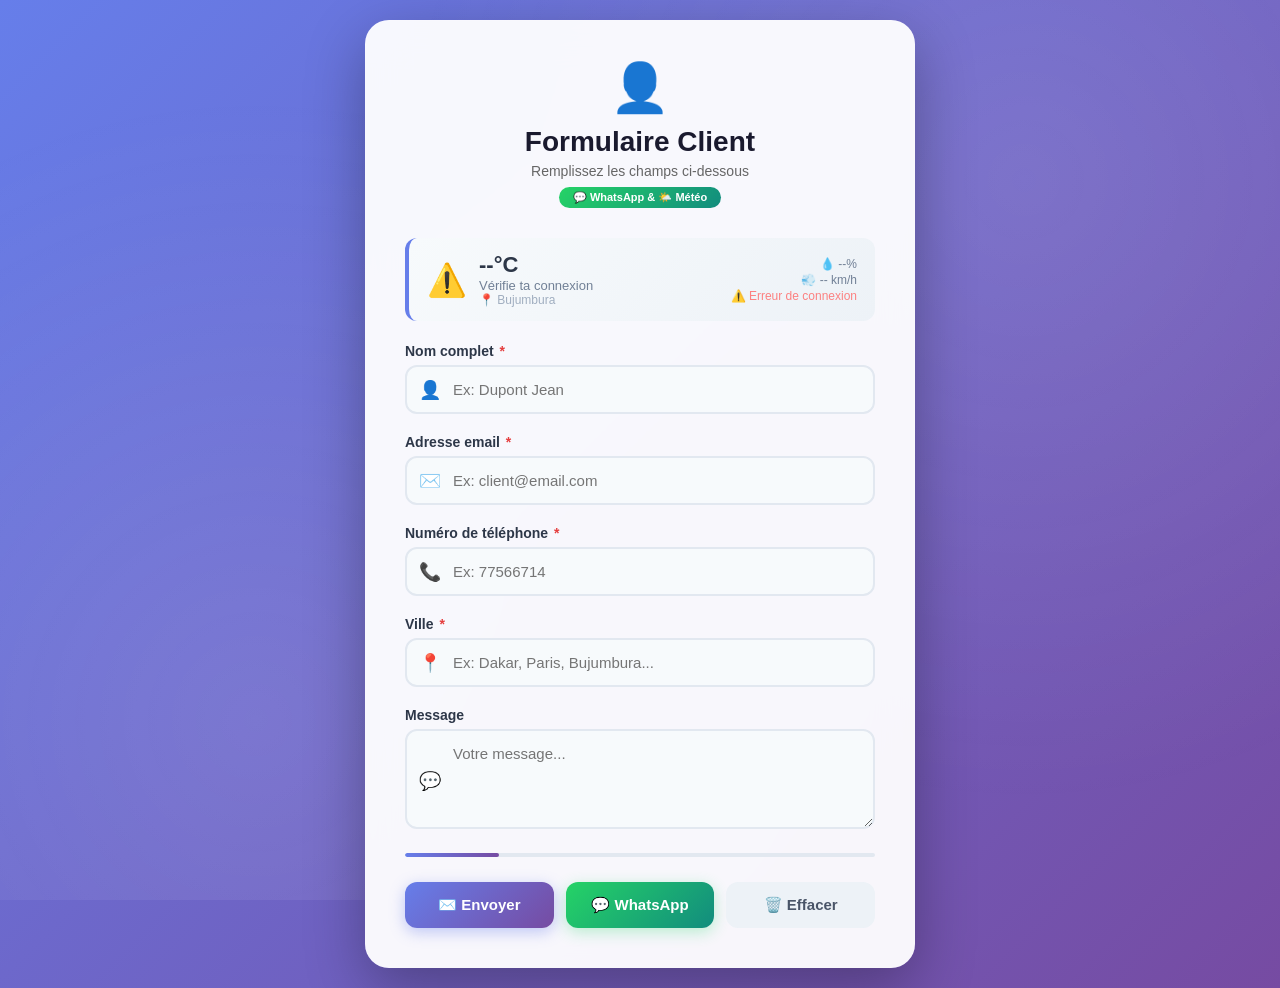
<file: index.html>
<!DOCTYPE html>
<html lang="fr">
<head>
    <meta charset="UTF-8">
    <meta name="viewport" content="width=device-width, initial-scale=1.0">
    <title>Formulaire Client - WhatsApp & Météo</title>
    <style>
        * {
            margin: 0;
            padding: 0;
            box-sizing: border-box;
        }

        body {
            font-family: 'Segoe UI', Tahoma, Geneva, Verdana, sans-serif;
            min-height: 100vh;
            display: flex;
            justify-content: center;
            align-items: center;
            padding: 20px;
            background: linear-gradient(135deg, #667eea 0%, #764ba2 100%);
            position: relative;
        }

        body::before {
            content: '';
            position: fixed;
            top: 0;
            left: 0;
            right: 0;
            bottom: 0;
            background:
                radial-gradient(circle at 20% 80%, rgba(255, 255, 255, 0.1) 0%, transparent 50%),
                radial-gradient(circle at 80% 20%, rgba(255, 255, 255, 0.1) 0%, transparent 50%);
            pointer-events: none;
            z-index: 0;
        }

        .container {
            background: rgba(255, 255, 255, 0.95);
            backdrop-filter: blur(20px);
            padding: 40px;
            border-radius: 24px;
            box-shadow:
                0 20px 60px rgba(0, 0, 0, 0.3),
                0 0 0 1px rgba(255, 255, 255, 0.1) inset;
            width: 100%;
            max-width: 550px;
            position: relative;
            z-index: 1;
            animation: slideUp 0.6s ease-out;
        }

        @keyframes slideUp {
            from {
                opacity: 0;
                transform: translateY(30px) scale(0.95);
            }
            to {
                opacity: 1;
                transform: translateY(0) scale(1);
            }
        }

        .header {
            text-align: center;
            margin-bottom: 30px;
        }

        .header .icon {
            font-size: 48px;
            display: block;
            margin-bottom: 10px;
            animation: float 3s ease-in-out infinite;
        }

        @keyframes float {
            0%,
            100% {
                transform: translateY(0);
            }
            50% {
                transform: translateY(-8px);
            }
        }

        .header h1 {
            font-size: 28px;
            color: #1a1a2e;
            font-weight: 700;
        }

        .header p {
            color: #666;
            font-size: 14px;
            margin-top: 5px;
        }

        .header .badge {
            display: inline-block;
            background: linear-gradient(135deg, #25D366, #128C7E);
            color: white;
            font-size: 11px;
            padding: 4px 14px;
            border-radius: 20px;
            font-weight: 600;
            margin-top: 8px;
        }

        .form-group {
            margin-bottom: 20px;
            position: relative;
        }

        .form-group label {
            display: block;
            font-weight: 600;
            font-size: 14px;
            color: #2d3748;
            margin-bottom: 6px;
        }

        .form-group label .required {
            color: #e53e3e;
            margin-left: 2px;
        }

        .form-group .input-wrapper {
            position: relative;
        }

        .form-group .input-icon {
            position: absolute;
            left: 14px;
            top: 50%;
            transform: translateY(-50%);
            color: #a0aec0;
            font-size: 18px;
            transition: color 0.3s;
            pointer-events: none;
        }

        .form-group textarea~.input-icon {
            top: 18px;
            transform: none;
        }

        .form-group input,
        .form-group textarea {
            width: 100%;
            padding: 14px 16px 14px 46px;
            border: 2px solid #e2e8f0;
            border-radius: 12px;
            font-size: 15px;
            font-family: inherit;
            transition: all 0.3s ease;
            background: #f7fafc;
            color: #2d3748;
        }

        .form-group textarea {
            padding-left: 46px;
            resize: vertical;
            min-height: 100px;
        }

        .form-group input:focus,
        .form-group textarea:focus {
            outline: none;
            border-color: #667eea;
            background: white;
            box-shadow: 0 0 0 4px rgba(102, 126, 234, 0.15);
        }

        .form-group input:focus~.input-icon,
        .form-group textarea:focus~.input-icon {
            color: #667eea;
        }

        .error-message {
            color: #e53e3e;
            font-size: 12px;
            display: none;
            margin-top: 4px;
            padding-left: 4px;
            font-weight: 500;
        }

        .error-message.visible {
            display: block;
            animation: shake 0.4s ease;
        }

        @keyframes shake {
            0%,
            100% {
                transform: translateX(0);
            }
            25% {
                transform: translateX(-6px);
            }
            75% {
                transform: translateX(6px);
            }
        }

        .form-group input.error,
        .form-group textarea.error {
            border-color: #e53e3e;
            background: #fff5f5;
            box-shadow: 0 0 0 4px rgba(229, 62, 62, 0.1);
        }

        .form-group input.success,
        .form-group textarea.success {
            border-color: #48bb78;
            background: #f0fff4;
        }

        .form-group .success-icon {
            position: absolute;
            right: 14px;
            top: 50%;
            transform: translateY(-50%);
            color: #48bb78;
            font-size: 18px;
            opacity: 0;
            transition: opacity 0.3s;
            pointer-events: none;
        }

        .form-group input.success~.success-icon,
        .form-group textarea.success~.success-icon {
            opacity: 1;
        }

        .weather-widget {
            background: linear-gradient(135deg, #f7fafc, #edf2f7);
            border-radius: 12px;
            padding: 14px 18px;
            margin-bottom: 22px;
            display: flex;
            align-items: center;
            justify-content: space-between;
            border-left: 4px solid #667eea;
            min-height: 60px;
            transition: all 0.3s ease;
        }

        .weather-widget.loading {
            opacity: 0.6;
            border-left-color: #ed8936;
        }

        .weather-widget .weather-left {
            display: flex;
            align-items: center;
            gap: 12px;
        }

        .weather-widget .weather-icon-big {
            font-size: 32px;
            animation: none;
        }

        .weather-widget .weather-icon-big.animated {
            animation: float 3s ease-in-out infinite;
        }

        .weather-widget .weather-temp {
            font-size: 22px;
            font-weight: 700;
            color: #2d3748;
        }

        .weather-widget .weather-desc {
            font-size: 13px;
            color: #718096;
        }

        .weather-widget .weather-city-name {
            font-size: 12px;
            color: #a0aec0;
        }

        .weather-widget .weather-right {
            display: flex;
            flex-direction: column;
            align-items: flex-end;
            gap: 2px;
        }

        .weather-widget .weather-humidity {
            font-size: 12px;
            color: #718096;
        }

        .weather-widget .weather-wind {
            font-size: 12px;
            color: #718096;
        }

        .weather-widget .weather-status {
            font-size: 12px;
            color: #a0aec0;
            font-weight: 500;
        }

        .weather-widget .weather-status.success {
            color: #48bb78;
        }

        .weather-widget .weather-status.error {
            color: #fc8181;
        }

        .button-group {
            display: flex;
            gap: 12px;
            margin-top: 25px;
        }

        .button-group button,
        .button-group a {
            flex: 1;
            padding: 14px 24px;
            border: none;
            border-radius: 12px;
            font-size: 15px;
            font-weight: 600;
            cursor: pointer;
            transition: all 0.3s ease;
            display: flex;
            align-items: center;
            justify-content: center;
            gap: 8px;
            text-decoration: none;
            text-align: center;
        }

        #submitBtn {
            background: linear-gradient(135deg, #667eea, #764ba2);
            color: white;
            box-shadow: 0 4px 15px rgba(102, 126, 234, 0.4);
        }

        #submitBtn:hover:not(:disabled) {
            transform: translateY(-2px);
            box-shadow: 0 8px 25px rgba(102, 126, 234, 0.5);
        }

        #submitBtn:disabled {
            opacity: 0.6;
            cursor: not-allowed;
            transform: none;
        }

        .whatsapp-link {
            background: linear-gradient(135deg, #25D366, #128C7E);
            color: white !important;
            box-shadow: 0 4px 15px rgba(37, 211, 102, 0.3);
        }

        .whatsapp-link:hover {
            transform: translateY(-2px);
            box-shadow: 0 8px 25px rgba(37, 211, 102, 0.4);
            color: white !important;
        }

        #resetBtn {
            background: #edf2f7;
            color: #4a5568;
        }

        #resetBtn:hover {
            background: #e2e8f0;
            transform: translateY(-2px);
        }

        #clientData {
            margin-top: 25px;
            padding: 20px;
            background: linear-gradient(135deg, #f7fafc, #edf2f7);
            border-radius: 16px;
            border-left: 5px solid #667eea;
            animation: slideUp 0.5s ease;
            display: none;
        }

        #clientData.show {
            display: block;
        }

        #clientData h2 {
            font-size: 17px;
            color: #1a1a2e;
            margin-bottom: 12px;
            display: flex;
            align-items: center;
            gap: 10px;
        }

        #clientData h2::before {
            content: '✅';
        }

        #clientData .data-grid {
            display: grid;
            grid-template-columns: auto 1fr;
            gap: 6px 16px;
        }

        #clientData .data-label {
            font-weight: 600;
            color: #4a5568;
            font-size: 14px;
        }

        #clientData .data-value {
            color: #2d3748;
            word-break: break-word;
            font-size: 14px;
        }

        #clientData .data-value.success {
            color: #48bb78;
        }

        #clientData .data-value.warning {
            color: #ed8936;
        }

        #clientData .data-value.error {
            color: #e53e3e;
        }

        .progress-bar {
            width: 100%;
            height: 4px;
            background: #e2e8f0;
            border-radius: 4px;
            margin-top: 18px;
            overflow: hidden;
            opacity: 0;
            transition: opacity 0.3s;
        }

        .progress-bar.active {
            opacity: 1;
        }

        .progress-bar .progress-fill {
            height: 100%;
            width: 0%;
            background: linear-gradient(90deg, #667eea, #764ba2);
            border-radius: 4px;
            transition: width 0.3s ease;
        }

        .toast {
            position: fixed;
            bottom: 30px;
            right: 30px;
            padding: 14px 22px;
            border-radius: 12px;
            color: white;
            font-weight: 600;
            font-size: 14px;
            box-shadow: 0 10px 40px rgba(0, 0, 0, 0.2);
            transform: translateY(100px);
            opacity: 0;
            transition: all 0.5s cubic-bezier(0.68, -0.55, 0.265, 1.55);
            z-index: 1000;
            display: flex;
            align-items: center;
            gap: 10px;
            max-width: 90vw;
        }

        .toast.show {
            transform: translateY(0);
            opacity: 1;
        }

        .toast.success {
            background: linear-gradient(135deg, #48bb78, #38a169);
        }

        .toast.error {
            background: linear-gradient(135deg, #fc8181, #e53e3e);
        }

        .toast.whatsapp {
            background: linear-gradient(135deg, #25D366, #128C7E);
        }

        .toast .toast-close {
            cursor: pointer;
            opacity: 0.7;
            transition: opacity 0.2s;
            margin-left: auto;
        }

        .toast .toast-close:hover {
            opacity: 1;
        }

        @media (max-width: 600px) {
            .container {
                padding: 25px 18px;
                border-radius: 16px;
            }

            .header h1 {
                font-size: 22px;
            }

            .button-group {
                flex-direction: column;
            }

            .button-group button,
            .button-group a {
                padding: 14px;
            }

            .form-group input,
            .form-group textarea {
                padding: 12px 14px 12px 40px;
                font-size: 14px;
            }

            .toast {
                bottom: 20px;
                right: 20px;
                left: 20px;
                font-size: 13px;
                padding: 12px 16px;
            }

            .weather-widget {
                flex-direction: column;
                align-items: flex-start;
                gap: 8px;
            }

            .weather-widget .weather-right {
                flex-direction: row;
                width: 100%;
                justify-content: space-between;
            }
        }

        @media (max-width: 400px) {
            .container {
                padding: 18px 12px;
            }

            .header .icon {
                font-size: 36px;
            }

            .header h1 {
                font-size: 19px;
            }
        }
    </style>
</head>
<body>

    <div class="toast" id="toast">
        <span id="toastMessage">Message</span>
        <span class="toast-close" onclick="hideToast()">✕</span>
    </div>

    <div class="container">
        <div class="header">
            <span class="icon">👤</span>
            <h1>Formulaire Client</h1>
            <p>Remplissez les champs ci-dessous</p>
            <span class="badge">💬 WhatsApp & 🌤️ Météo</span>
        </div>

        <div class="weather-widget" id="weatherWidget">
            <div class="weather-left">
                <span class="weather-icon-big" id="weatherIcon">🌍</span>
                <div>
                    <div class="weather-temp" id="weatherTemp">--°C</div>
                    <div class="weather-desc" id="weatherDesc">Entrez une ville</div>
                    <div class="weather-city-name" id="weatherCity">📍 --</div>
                </div>
            </div>
            <div class="weather-right">
                <div class="weather-humidity" id="weatherHumidity">💧 --%</div>
                <div class="weather-wind" id="weatherWind">💨 -- km/h</div>
                <div class="weather-status" id="weatherStatus">🌤️ Météo</div>
            </div>
        </div>

        <form id="clientForm" novalidate>
            <div class="form-group">
                <label for="nom">
                    Nom complet
                    <span class="required">*</span>
                </label>
                <div class="input-wrapper">
                    <span class="input-icon">👤</span>
                    <input type="text" id="nom" placeholder="Ex: Dupont Jean" required>
                    <span class="success-icon">✓</span>
                </div>
                <small class="error-message" id="nomError">Veuillez saisir un nom valide (2-50 caractères)</small>
            </div>

            <div class="form-group">
                <label for="email">
                    Adresse email
                    <span class="required">*</span>
                </label>
                <div class="input-wrapper">
                    <span class="input-icon">✉️</span>
                    <input type="email" id="email" placeholder="Ex: client@email.com" required>
                    <span class="success-icon">✓</span>
                </div>
                <small class="error-message" id="emailError">Veuillez saisir une adresse email valide</small>
            </div>

            <div class="form-group">
                <label for="telephone">
                    Numéro de téléphone
                    <span class="required">*</span>
                </label>
                <div class="input-wrapper">
                    <span class="input-icon">📞</span>
                    <input type="text" id="telephone" placeholder="Ex: 77566714" required>
                    <span class="success-icon">✓</span>
                </div>
                <small class="error-message" id="telError">Numéro invalide (ex: 77566714)</small>
            </div>

            <div class="form-group">
                <label for="ville">
                    Ville
                    <span class="required">*</span>
                </label>
                <div class="input-wrapper">
                    <span class="input-icon">📍</span>
                    <input type="text" id="ville" placeholder="Ex: Dakar, Paris, Bujumbura..." required>
                    <span class="success-icon">✓</span>
                </div>
                <small class="error-message" id="villeError">Veuillez saisir une ville valide</small>
            </div>

            <div class="form-group">
                <label for="message">Message</label>
                <div class="input-wrapper">
                    <span class="input-icon">💬</span>
                    <textarea id="message" rows="4" placeholder="Votre message..."></textarea>
                    <span class="success-icon" style="top:18px; transform:none;">✓</span>
                </div>
            </div>

            <div class="progress-bar" id="progressBar">
                <div class="progress-fill" id="progressFill"></div>
            </div>

            <div class="button-group">
                <button type="submit" id="submitBtn">✉️ Envoyer</button>
                <a href="#" class="whatsapp-link" id="whatsappLink" target="_blank">
                    💬 WhatsApp
                </a>
                <button type="reset" id="resetBtn">🗑️ Effacer</button>
            </div>
        </form>

        <div id="clientData">
            <h2>Données enregistrées</h2>
            <div class="data-grid">
                <span class="data-label">👤 Nom :</span>
                <span class="data-value" id="displayNom"></span>
                <span class="data-label">✉️ Email :</span>
                <span class="data-value" id="displayEmail"></span>
                <span class="data-label">📞 Téléphone :</span>
                <span class="data-value" id="displayTel"></span>
                <span class="data-label">📍 Ville :</span>
                <span class="data-value" id="displayVille"></span>
                <span class="data-label">🌤️ Météo :</span>
                <span class="data-value" id="displayWeather"></span>
                <span class="data-label">📊 Google Sheets :</span>
                <span class="data-value" id="displaySheets"></span>
                <span class="data-label">💬 WhatsApp :</span>
                <span class="data-value" id="displayWhatsapp"></span>
                <span class="data-label">💬 Message :</span>
                <span class="data-value" id="displayMessage"></span>
            </div>
        </div>
    </div>

    <script>
        document.addEventListener('DOMContentLoaded', function() {

            // ============================================================
            // 🔧 CONFIGURATION
            // ============================================================

            // 🌤️ API MÉTÉO - OpenWeatherMap
            const WEATHER_API_KEY = '870467eb18c58d3f67b0471f31f388d8';
            const WEATHER_API_URL = 'https://api.openweathermap.org/data/2.5/weather';

            // 📊 GOOGLE SHEETS - Ton nouveau lien
            const GOOGLE_SHEETS_URL =
                'https://script.google.com/macros/s/AKfycbzrQTxo9-lczfPa6xjGeZ_Cjba2PtOYdMblEzr-jm6vGZbAVYooApnp7_ys8H_MBeQf/exec';

            // 📱 Numéro WhatsApp par défaut (Burundi)
            const DEFAULT_PHONE = '25777566714';

            // ============================================================
            // ÉLÉMENTS
            // ============================================================
            const form = document.getElementById('clientForm');
            const nomInput = document.getElementById('nom');
            const emailInput = document.getElementById('email');
            const telephoneInput = document.getElementById('telephone');
            const villeInput = document.getElementById('ville');
            const messageInput = document.getElementById('message');
            const nomError = document.getElementById('nomError');
            const emailError = document.getElementById('emailError');
            const telError = document.getElementById('telError');
            const villeError = document.getElementById('villeError');
            const clientData = document.getElementById('clientData');
            const submitBtn = document.getElementById('submitBtn');
            const whatsappLink = document.getElementById('whatsappLink');
            const resetBtn = document.getElementById('resetBtn');
            const progressFill = document.getElementById('progressFill');
            const progressBar = document.getElementById('progressBar');

            const weatherWidget = document.getElementById('weatherWidget');
            const weatherIcon = document.getElementById('weatherIcon');
            const weatherTemp = document.getElementById('weatherTemp');
            const weatherDesc = document.getElementById('weatherDesc');
            const weatherCity = document.getElementById('weatherCity');
            const weatherHumidity = document.getElementById('weatherHumidity');
            const weatherWind = document.getElementById('weatherWind');
            const weatherStatus = document.getElementById('weatherStatus');

            let currentWeather = null;
            let isWeatherLoading = false;

            // ============================================================
            // TOAST
            // ============================================================
            function showToast(message, type = 'success') {
                const toast = document.getElementById('toast');
                const toastMessage = document.getElementById('toastMessage');
                toast.className = 'toast ' + type;
                toastMessage.textContent = message;
                toast.classList.add('show');
                clearTimeout(toast._timeout);
                toast._timeout = setTimeout(() => toast.classList.remove('show'), 4000);
            }

            window.hideToast = function() {
                document.getElementById('toast').classList.remove('show');
            };

            // ============================================================
            // 🌤️ API MÉTÉO
            // ============================================================
            async function getWeather(city) {
                if (!city || city.trim().length < 2) {
                    weatherStatus.textContent = '📍 Entrez une ville';
                    weatherStatus.className = 'weather-status';
                    return null;
                }

                if (isWeatherLoading) return currentWeather;

                isWeatherLoading = true;
                weatherWidget.classList.add('loading');
                weatherStatus.textContent = '⏳ Chargement...';
                weatherStatus.className = 'weather-status';
                weatherIcon.textContent = '⏳';
                weatherIcon.className = 'weather-icon-big';
                weatherTemp.textContent = '--°C';
                weatherDesc.textContent = 'Recherche...';
                weatherCity.textContent = `📍 ${city}`;
                weatherHumidity.textContent = '💧 --%';
                weatherWind.textContent = '💨 -- km/h';

                try {
                    const url =
                        `${WEATHER_API_URL}?q=${encodeURIComponent(city)}&units=metric&lang=fr&appid=${WEATHER_API_KEY}`;
                    const response = await fetch(url);

                    if (!response.ok) {
                        if (response.status === 401) {
                            weatherStatus.textContent = '❌ Clé API invalide';
                            weatherStatus.className = 'weather-status error';
                            weatherIcon.textContent = '🔑';
                            weatherDesc.textContent = 'Vérifie ta clé API';
                            isWeatherLoading = false;
                            weatherWidget.classList.remove('loading');
                            return null;
                        }
                        if (response.status === 404) {
                            weatherStatus.textContent = '❌ Ville non trouvée';
                            weatherStatus.className = 'weather-status error';
                            weatherIcon.textContent = '❌';
                            weatherDesc.textContent = 'Ville inconnue';
                            isWeatherLoading = false;
                            weatherWidget.classList.remove('loading');
                            return null;
                        }
                        throw new Error('Erreur API');
                    }

                    const data = await response.json();

                    const emojis = {
                        'Clear': '☀️',
                        'Clouds': '☁️',
                        'Rain': '🌧️',
                        'Drizzle': '🌦️',
                        'Thunderstorm': '⛈️',
                        'Snow': '❄️',
                        'Mist': '🌫️',
                        'Fog': '🌫️',
                        'Smoke': '💨',
                        'Haze': '🌫️',
                        'Dust': '🌪️',
                        'Sand': '🏜️',
                        'Ash': '🌋',
                        'Squall': '🌬️',
                        'Tornado': '🌪️'
                    };

                    const condition = data.weather[0].main;
                    const emoji = emojis[condition] || '🌍';

                    weatherIcon.textContent = emoji;
                    weatherIcon.className = 'weather-icon-big animated';
                    weatherTemp.textContent = `${Math.round(data.main.temp)}°C`;
                    weatherDesc.textContent = data.weather[0].description;
                    weatherCity.textContent = `📍 ${data.name}, ${data.sys.country}`;
                    weatherHumidity.textContent = `💧 ${data.main.humidity}%`;
                    weatherWind.textContent = `💨 ${Math.round(data.wind.speed * 3.6)} km/h`;
                    weatherStatus.textContent = '✅ Météo chargée';
                    weatherStatus.className = 'weather-status success';

                    currentWeather = data;
                    isWeatherLoading = false;
                    weatherWidget.classList.remove('loading');

                    return data;

                } catch (error) {
                    console.error('Erreur météo:', error);
                    weatherStatus.textContent = '⚠️ Erreur de connexion';
                    weatherStatus.className = 'weather-status error';
                    weatherIcon.textContent = '⚠️';
                    weatherIcon.className = 'weather-icon-big';
                    weatherDesc.textContent = 'Vérifie ta connexion';
                    isWeatherLoading = false;
                    weatherWidget.classList.remove('loading');
                    return null;
                }
            }

            function formatWeatherText(data) {
                if (!data || !data.main) return 'Météo non disponible';

                const emojis = {
                    'Clear': '☀️',
                    'Clouds': '☁️',
                    'Rain': '🌧️',
                    'Drizzle': '🌦️',
                    'Thunderstorm': '⛈️',
                    'Snow': '❄️',
                    'Mist': '🌫️',
                    'Fog': '🌫️',
                    'Smoke': '💨',
                    'Haze': '🌫️',
                    'Dust': '🌪️',
                    'Sand': '🏜️',
                    'Ash': '🌋',
                    'Squall': '🌬️',
                    'Tornado': '🌪️'
                };

                const condition = data.weather[0].main;
                const emoji = emojis[condition] || '🌍';
                return `${emoji} ${Math.round(data.main.temp)}°C, ${data.weather[0].description}`;
            }

            // ============================================================
            // 💬 WHATSAPP
            // ============================================================
            function updateWhatsAppLink() {
                const telephone = telephoneInput.value.trim() || DEFAULT_PHONE;
                const nom = nomInput.value.trim() || 'Client';
                const email = emailInput.value.trim() || 'Non renseigné';
                const ville = villeInput.value.trim() || 'Non renseignée';
                const message = messageInput.value.trim() || 'Aucun message';
                const weatherText = formatWeatherText(currentWeather);

                let cleanNumber = telephone.replace(/[^0-9+]/g, '');

                if (cleanNumber.startsWith('0') && cleanNumber.length === 9) {
                    cleanNumber = '257' + cleanNumber.substring(1);
                }

                if (!cleanNumber.startsWith('+') && !cleanNumber.startsWith('257')) {
                    cleanNumber = '257' + cleanNumber;
                }

                if (!cleanNumber.startsWith('+')) {
                    cleanNumber = '+' + cleanNumber;
                }

                const whatsappMsg = `📋 *Nouveau client*

        👤 Nom: ${nom}
        ✉️ Email: ${email}
        📞 Téléphone: ${telephone}
        📍 Ville: ${ville}
        🌤️ Météo: ${weatherText}
        💬 Message: ${message}
        📅 Date: ${new Date().toLocaleString('fr-FR')}`;

                const url = `https://wa.me/${cleanNumber}?text=${encodeURIComponent(whatsappMsg)}`;
                whatsappLink.href = url;

                return url;
            }

            // ============================================================
            // 📊 GOOGLE SHEETS
            // ============================================================
            async function sendToGoogleSheets(data) {
                try {
                    const response = await fetch(GOOGLE_SHEETS_URL, {
                        method: 'POST',
                        mode: 'no-cors',
                        headers: {
                            'Content-Type': 'application/json',
                        },
                        body: JSON.stringify(data)
                    });

                    // Avec mode: 'no-cors', on ne peut pas lire la réponse
                    // On considère que c'est un succès
                    return true;
                } catch (error) {
                    console.error('Erreur Google Sheets:', error);
                    return false;
                }
            }

            // ============================================================
            // VALIDATION
            // ============================================================
            function validerNom() {
                const valeur = nomInput.value.trim();
                if (valeur.length < 2 || valeur.length > 50 || !/^[a-zA-Z\s\-']+$/.test(valeur)) {
                    nomInput.classList.add('error');
                    nomInput.classList.remove('success');
                    nomError.classList.add('visible');
                    return false;
                } else {
                    nomInput.classList.remove('error');
                    nomInput.classList.add('success');
                    nomError.classList.remove('visible');
                    return true;
                }
            }

            function validerEmail() {
                const valeur = emailInput.value.trim();
                const regex = /^[a-zA-Z0-9._%+-]+@[a-zA-Z0-9.-]+\.[a-zA-Z]{2,}$/;
                if (!regex.test(valeur)) {
                    emailInput.classList.add('error');
                    emailInput.classList.remove('success');
                    emailError.classList.add('visible');
                    return false;
                } else {
                    emailInput.classList.remove('error');
                    emailInput.classList.add('success');
                    emailError.classList.remove('visible');
                    return true;
                }
            }

            function validerTelephone() {
                const valeur = telephoneInput.value.trim();
                const clean = valeur.replace(/[^0-9+]/g, '');

                if (!clean || clean.length < 8) {
                    telephoneInput.classList.add('error');
                    telephoneInput.classList.remove('success');
                    telError.classList.add('visible');
                    telError.textContent = 'Numéro requis (ex: 77566714)';
                    return false;
                }

                if (clean.length > 15) {
                    telephoneInput.classList.add('error');
                    telephoneInput.classList.remove('success');
                    telError.classList.add('visible');
                    telError.textContent = 'Numéro trop long (max 15 chiffres)';
                    return false;
                }

                telephoneInput.classList.remove('error');
                telephoneInput.classList.add('success');
                telError.classList.remove('visible');
                return true;
            }

            function validerVille() {
                const valeur = villeInput.value.trim();
                if (valeur.length < 2) {
                    villeInput.classList.add('error');
                    villeInput.classList.remove('success');
                    villeError.classList.add('visible');
                    return false;
                } else {
                    villeInput.classList.remove('error');
                    villeInput.classList.add('success');
                    villeError.classList.remove('visible');
                    return true;
                }
            }

            function validerMessage() {
                const valeur = messageInput.value.trim();
                if (valeur && valeur.length < 2) {
                    messageInput.classList.add('error');
                    messageInput.classList.remove('success');
                    return false;
                } else if (valeur) {
                    messageInput.classList.remove('error');
                    messageInput.classList.add('success');
                    return true;
                } else {
                    messageInput.classList.remove('error');
                    messageInput.classList.remove('success');
                    return true;
                }
            }

            // ============================================================
            // PROGRESSION
            // ============================================================
            function updateProgress() {
                const fields = [
                    nomInput.value.trim().length >= 2,
                    emailInput.value.trim() && /^[^\s@]+@[^\s@]+\.[^\s@]+$/.test(emailInput.value.trim()),
                    telephoneInput.value.trim().replace(/[^0-9+]/g, '').length >= 8,
                    villeInput.value.trim().length >= 2,
                    !messageInput.value.trim() || messageInput.value.trim().length >= 2
                ];
                const filled = fields.filter(Boolean).length;
                const total = fields.length;
                const percent = Math.round((filled / total) * 100);
                progressFill.style.width = percent + '%';
                progressBar.classList.add('active');
                if (percent === 100) {
                    progressFill.style.background = 'linear-gradient(90deg, #48bb78, #38a169)';
                } else {
                    progressFill.style.background = 'linear-gradient(90deg, #667eea, #764ba2)';
                }
            }

            // ============================================================
            // ÉVÉNEMENTS
            // ============================================================
            nomInput.addEventListener('input', () => { validerNom();
                updateProgress();
                updateWhatsAppLink(); });
            emailInput.addEventListener('input', () => { validerEmail();
                updateProgress();
                updateWhatsAppLink(); });
            telephoneInput.addEventListener('input', () => { validerTelephone();
                updateProgress();
                updateWhatsAppLink(); });
            villeInput.addEventListener('input', () => { validerVille();
                updateProgress();
                updateWhatsAppLink(); });
            messageInput.addEventListener('input', () => { validerMessage();
                updateProgress();
                updateWhatsAppLink(); });

            let weatherTimeout = null;
            villeInput.addEventListener('input', function() {
                clearTimeout(weatherTimeout);
                const city = this.value.trim();
                if (city.length >= 2) {
                    weatherTimeout = setTimeout(async () => {
                        await getWeather(city);
                        updateWhatsAppLink();
                    }, 800);
                }
            });

            // ============================================================
            // SUBMIT
            // ============================================================
            form.addEventListener('submit', async function(e) {
                e.preventDefault();

                const nomOk = validerNom();
                const emailOk = validerEmail();
                const telOk = validerTelephone();
                const villeOk = validerVille();
                const msgOk = validerMessage();

                if (!nomOk || !emailOk || !telOk || !villeOk || !msgOk) {
                    showToast('❌ Veuillez corriger les erreurs', 'error');
                    const firstError = document.querySelector('.form-group input.error, .form-group textarea.error');
                    if (firstError) firstError.focus();
                    return;
                }

                const nom = nomInput.value.trim();
                const email = emailInput.value.trim();
                const telephone = telephoneInput.value.trim();
                const ville = villeInput.value.trim();
                const message = messageInput.value.trim() || 'Aucun message';

                let weatherData = currentWeather;
                if (!weatherData || weatherData.name.toLowerCase() !== ville.toLowerCase()) {
                    weatherData = await getWeather(ville);
                }
                const weatherText = formatWeatherText(weatherData);

                document.getElementById('displayNom').textContent = nom;
                document.getElementById('displayEmail').textContent = email;
                document.getElementById('displayTel').textContent = telephone;
                document.getElementById('displayVille').textContent = ville;
                document.getElementById('displayWeather').textContent = weatherText;
                document.getElementById('displayMessage').textContent = message;
                document.getElementById('displaySheets').textContent = '⏳ Envoi...';
                document.getElementById('displaySheets').className = 'data-value';
                document.getElementById('displayWhatsapp').textContent = '⏳ Envoi...';
                document.getElementById('displayWhatsapp').className = 'data-value';

                clientData.classList.add('show');
                clientData.style.display = 'block';

                submitBtn.disabled = true;
                submitBtn.textContent = '⏳ Envoi...';

                // === 1. GOOGLE SHEETS ===
                const sheetsData = {
                    nom: nom,
                    email: email,
                    telephone: telephone,
                    ville: ville,
                    message: message,
                    meteo: weatherText,
                    date: new Date().toLocaleString('fr-FR')
                };

                const sheetsResult = await sendToGoogleSheets(sheetsData);

                // === 2. WHATSAPP ===
                const whatsappUrl = updateWhatsAppLink();

                submitBtn.disabled = false;
                submitBtn.textContent = '✉️ Envoyer';

                const sheetsEl = document.getElementById('displaySheets');
                const whatsappEl = document.getElementById('displayWhatsapp');

                if (sheetsResult) {
                    sheetsEl.textContent = '✅ Sauvegardé dans Google Sheets';
                    sheetsEl.className = 'data-value success';
                    showToast('✅ Données envoyées vers Google Sheets !', 'success');
                } else {
                    sheetsEl.textContent = '⚠️ Erreur de sauvegarde';
                    sheetsEl.className = 'data-value warning';
                    showToast('⚠️ Erreur Google Sheets', 'error');
                }

                if (whatsappUrl && whatsappUrl.includes('wa.me')) {
                    whatsappEl.textContent = '✅ Lien WhatsApp généré';
                    whatsappEl.className = 'data-value success';
                    setTimeout(() => {
                        window.open(whatsappUrl, '_blank');
                        showToast('💬 WhatsApp ouvert !', 'whatsapp');
                    }, 500);
                } else {
                    whatsappEl.textContent = '⚠️ WhatsApp non disponible';
                    whatsappEl.className = 'data-value warning';
                }

                clientData.scrollIntoView({ behavior: 'smooth', block: 'center' });
            });

            // ============================================================
            // WHATSAPP LINK CLICK
            // ============================================================
            whatsappLink.addEventListener('click', function(e) {
                if (!this.href || this.href === '#') {
                    e.preventDefault();
                    showToast('❌ Remplissez d\'abord le formulaire', 'error');
                    return;
                }
                setTimeout(() => {
                    showToast('💬 WhatsApp ouvert !', 'whatsapp');
                }, 500);
            });

            // ============================================================
            // RESET
            // ============================================================
            resetBtn.addEventListener('click', function() {
                clientData.classList.remove('show');
                clientData.style.display = 'none';
                document.querySelectorAll('.error').forEach(el => el.classList.remove('error'));
                document.querySelectorAll('.success').forEach(el => el.classList.remove('success'));
                document.querySelectorAll('.error-message.visible').forEach(el => el.classList.remove('visible'));
                progressFill.style.width = '0%';
                progressBar.classList.remove('active');
                submitBtn.textContent = '✉️ Envoyer';
                submitBtn.disabled = false;
                currentWeather = null;
                weatherIcon.textContent = '🌍';
                weatherIcon.className = 'weather-icon-big';
                weatherTemp.textContent = '--°C';
                weatherDesc.textContent = 'Entrez une ville';
                weatherCity.textContent = '📍 --';
                weatherHumidity.textContent = '💧 --%';
                weatherWind.textContent = '💨 -- km/h';
                weatherStatus.textContent = '🌤️ Météo';
                weatherStatus.className = 'weather-status';
                weatherWidget.classList.remove('loading');
                whatsappLink.href = '#';
                showToast('🗑️ Réinitialisé', 'success');
            });

            // ============================================================
            // INIT
            // ============================================================
            updateProgress();

            setTimeout(() => {
                getWeather('Bujumbura');
            }, 500);

            setTimeout(updateWhatsAppLink, 1000);

        });
    </script>

</body>
</html>
</file>
